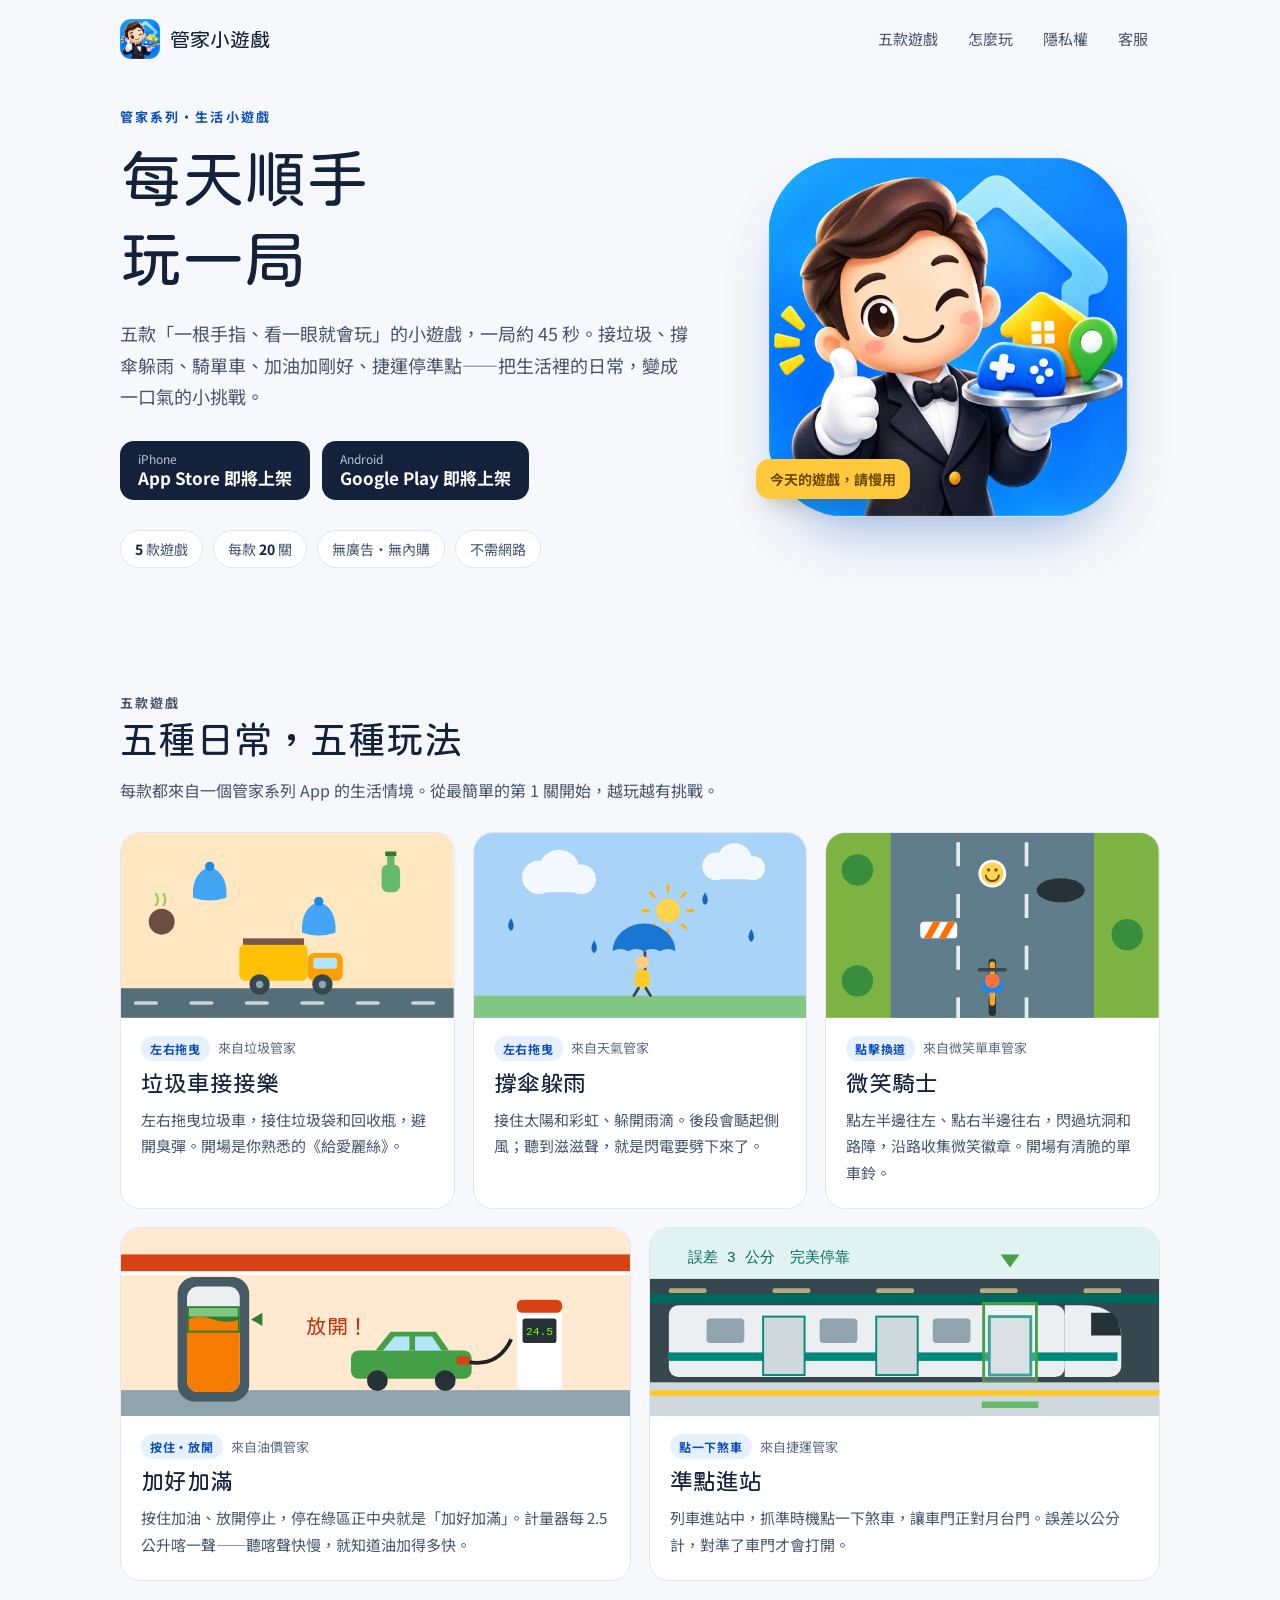
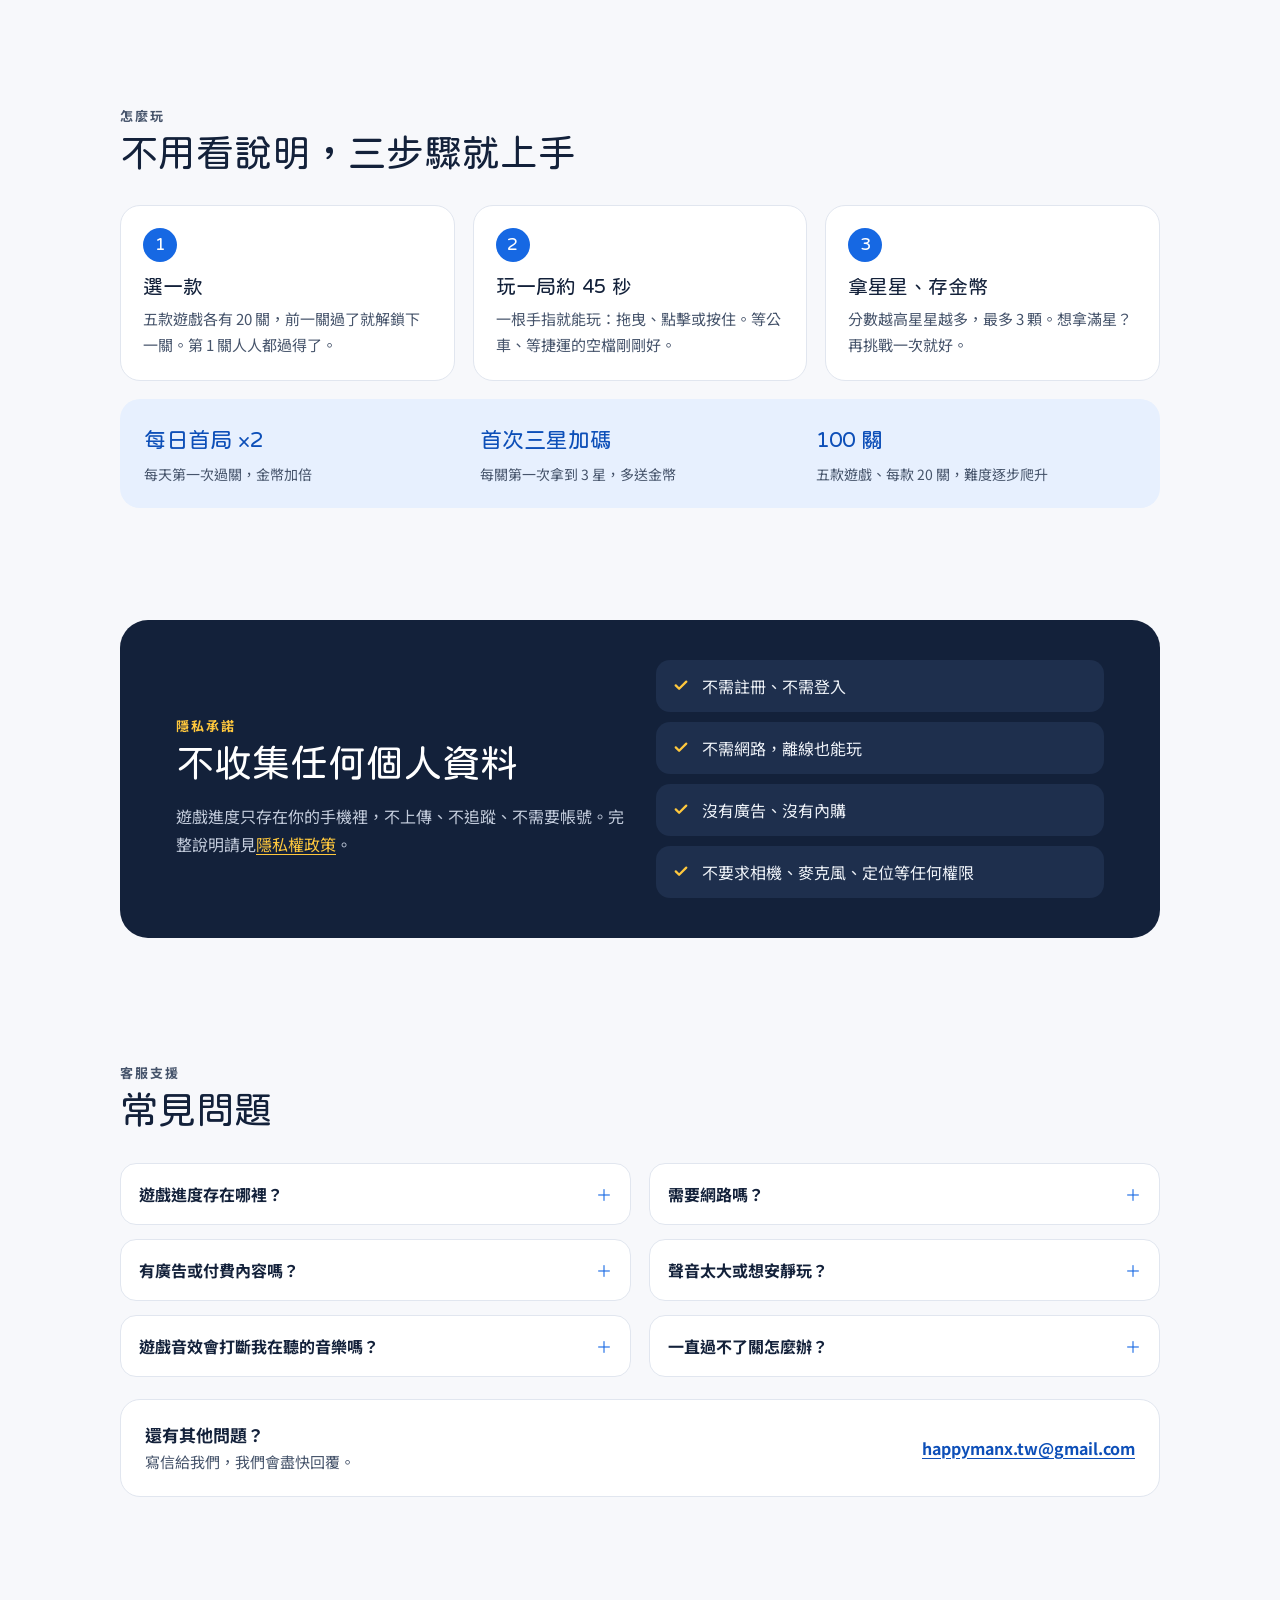
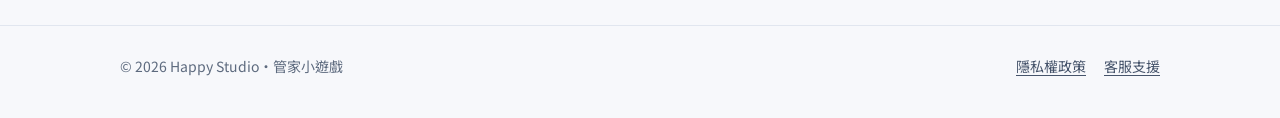
<file: index.html>
<!doctype html>
<html lang="zh-Hant">
<head>
<meta charset="utf-8">
<meta name="viewport" content="width=device-width, initial-scale=1">
<title>管家小遊戲</title>
<meta name="description" content="五款一根手指就能玩的生活小遊戲，一局約 45 秒。垃圾車接接樂、撐傘躲雨、微笑騎士、加好加滿、準點進站。無廣告、不需網路、不收集個人資料。">
<meta property="og:title" content="管家小遊戲">
<meta property="og:description" content="五款一根手指就能玩的生活小遊戲，一局約 45 秒。無廣告、不需網路、不收集個人資料。">
<meta property="og:type" content="website">
<meta property="og:image" content="assets/icon-512.png">
<link rel="icon" type="image/png" href="assets/favicon.png">
<link rel="apple-touch-icon" href="assets/apple-touch-icon.png">
<link rel="preconnect" href="https://fonts.googleapis.com">
<link rel="preconnect" href="https://fonts.gstatic.com" crossorigin>
<link rel="stylesheet" href="https://fonts.googleapis.com/css2?family=Huninn&family=Noto+Sans+TC:wght@400;500;700&display=swap">
<link rel="stylesheet" href="assets/style.css">
<style>
  /* ---- 首屏 ---- */
  .hero { padding-block: 28px 56px; }
  .hero .wrap {
    display: grid;
    grid-template-columns: minmax(0, 1.15fr) minmax(0, 0.85fr);
    gap: 40px;
    align-items: center;
  }
  .hero h1 { font-size: clamp(38px, 6.4vw, 62px); }
  .hero .lead { margin: 18px 0 0; max-width: 34em; font-size: 18px; color: var(--ink-soft); }
  .store-row { margin-top: 28px; display: flex; flex-wrap: wrap; gap: 12px; }
  .store {
    display: flex; flex-direction: column; justify-content: center;
    min-width: 168px; padding: 10px 18px;
    border-radius: 14px; background: var(--ink); color: #ffffff;
    line-height: 1.35;
  }
  .store small { font-size: 12px; color: #b9c3d6; }
  .store span { font-size: 17px; font-weight: 700; }
  .facts {
    margin: 30px 0 0; padding: 0; list-style: none;
    display: flex; flex-wrap: wrap; gap: 10px;
  }
  .facts li {
    padding: 6px 14px; border-radius: 999px;
    background: var(--surface); border: 1px solid var(--line);
    font-size: 14px; color: var(--ink-soft);
  }
  .facts strong { color: var(--ink); font-weight: 700; }
  .hero-art { position: relative; justify-self: center; width: min(100%, 360px); }
  .hero-art img {
    width: 100%; border-radius: 22%;
    box-shadow: 0 30px 60px -24px rgba(13, 79, 184, 0.45);
  }
  .hero-art .tray-note {
    position: absolute; left: -12px; bottom: 18px;
    padding: 8px 14px; border-radius: 14px;
    background: var(--yellow); color: var(--yellow-ink);
    font-weight: 700; font-size: 14px;
    box-shadow: 0 10px 24px -12px rgba(107, 74, 0, 0.5);
  }

  /* ---- 區塊共用 ---- */
  section { padding-block: 56px; }
  .section-head { max-width: 40em; margin-bottom: 28px; }
  .section-head h2 { font-size: clamp(28px, 4.2vw, 38px); }
  .section-head p { margin: 12px 0 0; color: var(--ink-soft); }

  /* ---- 五款遊戲 ---- */
  .games {
    display: grid;
    grid-template-columns: repeat(6, minmax(0, 1fr));
    gap: 18px;
  }
  .game {
    grid-column: span 2;
    background: var(--surface);
    border: 1px solid var(--line);
    border-radius: var(--radius);
    overflow: hidden;
    display: flex; flex-direction: column;
  }
  .game:nth-child(4), .game:nth-child(5) { grid-column: span 3; }
  .game svg { width: 100%; height: auto; display: block; }
  .game .body { padding: 18px 20px 22px; display: flex; flex-direction: column; gap: 8px; }
  .game .tagline { display: flex; align-items: center; gap: 8px; flex-wrap: wrap; }
  .game .from { font-size: 13px; color: var(--muted); }
  .game .how {
    font-size: 12px; font-weight: 700; letter-spacing: 0.06em;
    padding: 2px 9px; border-radius: 999px;
    background: var(--blue-tint); color: var(--blue-deep);
  }
  .game h3 { font-size: 23px; }
  .game p { margin: 0; color: var(--ink-soft); font-size: 15px; }

  /* ---- 怎麼玩 ---- */
  .steps {
    margin: 0; padding: 0; list-style: none; counter-reset: step;
    display: grid; grid-template-columns: repeat(3, minmax(0, 1fr)); gap: 18px;
  }
  .steps li {
    counter-increment: step;
    padding: 22px; border-radius: var(--radius);
    background: var(--surface); border: 1px solid var(--line);
  }
  .steps li::before {
    content: counter(step);
    display: inline-flex; align-items: center; justify-content: center;
    width: 34px; height: 34px; border-radius: 999px;
    background: var(--blue); color: #ffffff;
    font-family: var(--display); font-size: 18px;
    margin-bottom: 12px;
  }
  .steps h3 { font-size: 20px; }
  .steps p { margin: 6px 0 0; color: var(--ink-soft); font-size: 15px; }

  .rewards {
    margin-top: 18px; padding: 22px 24px; border-radius: var(--radius);
    background: var(--blue-tint);
    display: grid; grid-template-columns: repeat(3, minmax(0, 1fr)); gap: 16px;
  }
  .rewards div { display: flex; flex-direction: column; gap: 2px; }
  .rewards strong { font-family: var(--display); font-weight: 400; font-size: 22px; color: var(--blue-deep); }
  .rewards span { font-size: 14px; color: var(--ink-soft); }

  /* ---- 隱私承諾：整頁唯一的深色區塊 ---- */
  .promise {
    background: var(--ink); color: #eef2f8;
    border-radius: 28px;
    padding: 40px clamp(22px, 5vw, 56px);
    display: grid; grid-template-columns: minmax(0, 1fr) minmax(0, 1fr); gap: 32px;
    align-items: center;
  }
  .promise .eyebrow { color: var(--yellow); }
  .promise h2 { font-size: clamp(28px, 4.2vw, 38px); color: #ffffff; }
  .promise p { margin: 14px 0 0; color: #c2cbdb; }
  .promise a { color: var(--yellow); }
  .promise ul { margin: 0; padding: 0; list-style: none; display: grid; gap: 10px; }
  .promise li {
    display: flex; gap: 12px; align-items: flex-start;
    padding: 12px 16px; border-radius: 14px; background: #1e2f4d;
  }
  .promise li svg { flex-shrink: 0; margin-top: 4px; }

  /* ---- 客服 ---- */
  .faq { display: grid; grid-template-columns: repeat(2, minmax(0, 1fr)); gap: 14px 18px; align-items: start; }
  .faq details {
    background: var(--surface); border: 1px solid var(--line); border-radius: 16px;
    padding: 4px 18px;
  }
  .faq summary {
    cursor: pointer; padding: 12px 0; font-weight: 700; list-style: none;
    display: flex; justify-content: space-between; gap: 12px;
  }
  .faq summary::-webkit-details-marker { display: none; }
  .faq summary::after { content: "＋"; color: var(--blue); font-weight: 400; }
  .faq details[open] summary::after { content: "－"; }
  .faq details p { margin: 0 0 14px; color: var(--ink-soft); font-size: 15px; }
  .contact {
    margin-top: 22px; padding: 20px 24px; border-radius: var(--radius);
    background: var(--surface); border: 1px solid var(--line);
    display: flex; flex-wrap: wrap; gap: 8px 20px; align-items: center; justify-content: space-between;
  }
  .contact strong { font-size: 17px; }

  @media (max-width: 860px) {
    .hero .wrap { grid-template-columns: minmax(0, 1fr); }
    .hero-art { width: min(72%, 300px); order: -1; }
    .games { grid-template-columns: repeat(2, minmax(0, 1fr)); }
    .game, .game:nth-child(4), .game:nth-child(5) { grid-column: span 1; }
    .game:nth-child(5) { grid-column: span 2; }
    .promise { grid-template-columns: minmax(0, 1fr); }
  }
  @media (max-width: 620px) {
    .site-nav a:not(.keep) { display: none; }
    .games { grid-template-columns: minmax(0, 1fr); }
    .game, .game:nth-child(4), .game:nth-child(5) { grid-column: span 1; }
    .steps, .rewards, .faq { grid-template-columns: minmax(0, 1fr); }
    section { padding-block: 40px; }
  }
</style>
</head>
<body>

<header class="site-header">
  <div class="wrap">
    <a class="brand" href="./"><img src="assets/icon-512.png" alt="" width="40" height="40">管家小遊戲</a>
    <nav class="site-nav" aria-label="主要">
      <a href="#games">五款遊戲</a>
      <a href="#how">怎麼玩</a>
      <a href="privacy.html">隱私權</a>
      <a class="keep" href="#support">客服</a>
    </nav>
  </div>
</header>

<main>
<section class="hero">
  <div class="wrap">
    <div>
      <p class="eyebrow">管家系列・生活小遊戲</p>
      <h1>每天順手<br>玩一局</h1>
      <p class="lead">五款「一根手指、看一眼就會玩」的小遊戲，一局約 45 秒。接垃圾、撐傘躲雨、騎單車、加油加剛好、捷運停準點——把生活裡的日常，變成一口氣的小挑戰。</p>
      <div class="store-row">
        <div class="store"><small>iPhone</small><span>App Store 即將上架</span></div>
        <div class="store"><small>Android</small><span>Google Play 即將上架</span></div>
      </div>
      <ul class="facts">
        <li><strong>5</strong> 款遊戲</li>
        <li>每款 <strong>20</strong> 關</li>
        <li>無廣告・無內購</li>
        <li>不需網路</li>
      </ul>
    </div>
    <div class="hero-art">
      <img src="assets/icon-512.png" alt="管家小遊戲圖示：穿燕尾服的管家端著遊戲手把" width="512" height="512">
      <span class="tray-note">今天的遊戲，請慢用</span>
    </div>
  </div>
</section>

<section id="games">
  <div class="wrap">
    <div class="section-head">
      <p class="eyebrow">五款遊戲</p>
      <h2>五種日常，五種玩法</h2>
      <p>每款都來自一個管家系列 App 的生活情境。從最簡單的第 1 關開始，越玩越有挑戰。</p>
    </div>
    <div class="games">

      <article class="game">
        <svg viewBox="0 0 360 200" role="img" aria-label="垃圾車在路上接住從天而降的垃圾袋">
          <rect width="360" height="200" fill="#ffe7c2"/>
          <rect y="168" width="360" height="32" fill="#546e7a"/>
          <g fill="#ffffff" opacity="0.7"><rect x="14" y="182" width="26" height="4" rx="2"/><rect x="74" y="182" width="26" height="4" rx="2"/><rect x="134" y="182" width="26" height="4" rx="2"/><rect x="194" y="182" width="26" height="4" rx="2"/><rect x="254" y="182" width="26" height="4" rx="2"/><rect x="314" y="182" width="26" height="4" rx="2"/></g>
          <path d="M96 36q20 8 18 34q-18 6-36 0q-2-26 18-34z" fill="#42a5f5"/><circle cx="96" cy="36" r="5" fill="#1e88e5"/>
          <path d="M214 74q20 8 18 34q-18 6-36 0q-2-26 18-34z" fill="#42a5f5"/><circle cx="214" cy="74" r="5" fill="#1e88e5"/>
          <rect x="282" y="34" width="20" height="30" rx="7" fill="#66bb6a"/><rect x="288" y="24" width="8" height="12" fill="#66bb6a"/><rect x="286" y="20" width="12" height="5" fill="#2e7d32"/>
          <circle cx="44" cy="96" r="14" fill="#6d4c41"/><path d="M38 78q4-6 0-12M46 78q4-6 0-12" stroke="#9ccc65" stroke-width="2.5" fill="none" stroke-linecap="round"/>
          <rect x="128" y="120" width="74" height="40" rx="7" fill="#ffc107"/><rect x="132" y="114" width="66" height="7" fill="#795548"/>
          <rect x="202" y="130" width="38" height="30" rx="7" fill="#ffa000"/><rect x="208" y="135" width="26" height="12" rx="3" fill="#b3e5fc"/>
          <circle cx="150" cy="164" r="11" fill="#37474f"/><circle cx="150" cy="164" r="4" fill="#90a4ae"/>
          <circle cx="218" cy="164" r="11" fill="#37474f"/><circle cx="218" cy="164" r="4" fill="#90a4ae"/>
        </svg>
        <div class="body">
          <div class="tagline"><span class="how">左右拖曳</span><span class="from">來自垃圾管家</span></div>
          <h3>垃圾車接接樂</h3>
          <p>左右拖曳垃圾車，接住垃圾袋和回收瓶，避開臭彈。開場是你熟悉的《給愛麗絲》。</p>
        </div>
      </article>

      <article class="game">
        <svg viewBox="0 0 360 200" role="img" aria-label="撐傘的小人在雨中接住太陽">
          <rect width="360" height="200" fill="#a9d4f8"/>
          <g fill="#ffffff" opacity="0.85"><circle cx="70" cy="48" r="18"/><circle cx="92" cy="40" r="22"/><circle cx="116" cy="50" r="16"/><rect x="58" y="48" width="70" height="16" rx="8"/></g>
          <g fill="#ffffff" opacity="0.85"><circle cx="262" cy="36" r="15"/><circle cx="282" cy="30" r="19"/><circle cx="302" cy="38" r="13"/><rect x="252" y="36" width="60" height="14" rx="7"/></g>
          <rect y="176" width="360" height="24" fill="#81c784"/>
          <g fill="#1565c0"><path d="M40 92q-6 10 0 14q6-4 0-14z"/><path d="M300 104q-6 10 0 14q6-4 0-14z"/><path d="M250 64q-6 10 0 14q6-4 0-14z"/><path d="M130 116q-6 10 0 14q6-4 0-14z"/></g>
          <circle cx="210" cy="84" r="13" fill="#ffd54f"/>
          <g stroke="#ffb300" stroke-width="3" stroke-linecap="round"><path d="M210 63v-6M210 111v-6M189 84h-6M237 84h-6M195 69l-4-4M229 103l-4-4M225 69l4-4M195 99l-4 4"/></g>
          <path d="M150 128a34 30 0 0 1 68 0q-8-5-17 0q-8-5-17 0q-8-5-17 0q-9-5-17 0z" fill="#1976d2"/>
          <path d="M185 128v26" stroke="#5d4037" stroke-width="3"/>
          <circle cx="182" cy="140" r="7" fill="#ffcc80"/>
          <rect x="174" y="148" width="16" height="20" rx="6" fill="#ffca28"/>
          <path d="M178 168l-5 8M186 168l5 8" stroke="#37474f" stroke-width="3" stroke-linecap="round"/>
        </svg>
        <div class="body">
          <div class="tagline"><span class="how">左右拖曳</span><span class="from">來自天氣管家</span></div>
          <h3>撐傘躲雨</h3>
          <p>接住太陽和彩虹、躲開雨滴。後段會颳起側風；聽到滋滋聲，就是閃電要劈下來了。</p>
        </div>
      </article>

      <article class="game">
        <svg viewBox="0 0 360 200" role="img" aria-label="單車在三線道上閃避坑洞、收集微笑徽章">
          <rect width="360" height="200" fill="#7cb342"/>
          <rect x="70" width="220" height="200" fill="#607d8b"/>
          <g fill="#ffffff" opacity="0.85"><rect x="141" y="10" width="4" height="26"/><rect x="141" y="66" width="4" height="26"/><rect x="141" y="122" width="4" height="26"/><rect x="141" y="178" width="4" height="22"/><rect x="215" y="10" width="4" height="26"/><rect x="215" y="66" width="4" height="26"/><rect x="215" y="122" width="4" height="26"/><rect x="215" y="178" width="4" height="22"/></g>
          <g fill="#388e3c"><circle cx="34" cy="40" r="17"/><circle cx="326" cy="110" r="17"/><circle cx="34" cy="160" r="17"/></g>
          <ellipse cx="254" cy="62" rx="26" ry="13" fill="#263238"/>
          <circle cx="180" cy="44" r="15" fill="#ffffff"/><circle cx="180" cy="44" r="12" fill="#ffd54f"/>
          <path d="M173 46a7 6 0 0 0 14 0" stroke="#6d4c00" stroke-width="2.2" fill="none" stroke-linecap="round"/><circle cx="176" cy="40" r="1.8" fill="#6d4c00"/><circle cx="184" cy="40" r="1.8" fill="#6d4c00"/>
          <rect x="102" y="96" width="40" height="18" rx="4" fill="#ffffff"/><g fill="#ff6f00"><path d="M106 114l10-18h8l-10 18z"/><path d="M122 114l10-18h8l-10 18z"/></g>
          <rect x="176" y="136" width="8" height="22" rx="4" fill="#263238"/><rect x="176" y="176" width="8" height="22" rx="4" fill="#263238"/>
          <path d="M180 142v42" stroke="#f9a825" stroke-width="6" stroke-linecap="round"/>
          <path d="M166 148h28" stroke="#37474f" stroke-width="4" stroke-linecap="round"/>
          <rect x="168" y="158" width="24" height="15" rx="7" fill="#1e88e5"/>
          <circle cx="180" cy="160" r="8" fill="#ff7043"/>
        </svg>
        <div class="body">
          <div class="tagline"><span class="how">點擊換道</span><span class="from">來自微笑單車管家</span></div>
          <h3>微笑騎士</h3>
          <p>點左半邊往左、點右半邊往右，閃過坑洞和路障，沿路收集微笑徽章。開場有清脆的單車鈴。</p>
        </div>
      </article>

      <article class="game">
        <svg viewBox="0 0 540 200" role="img" aria-label="油量表正在加油，指針接近綠色區間">
          <rect width="540" height="200" fill="#ffe9d1"/>
          <rect y="28" width="540" height="18" fill="#d84315"/><rect y="46" width="540" height="4" fill="#ffffff"/>
          <rect x="420" y="76" width="48" height="96" rx="6" fill="#ffffff"/><rect x="420" y="76" width="48" height="14" rx="6" fill="#d84315"/>
          <rect x="426" y="96" width="36" height="26" rx="3" fill="#263238"/>
          <text x="444" y="114" text-anchor="middle" font-size="12" font-family="ui-monospace, monospace" fill="#76ff03">24.5</text>
          <rect y="172" width="540" height="28" fill="#90a4ae"/>
          <g transform="translate(372 172) scale(-1 1)">
            <rect x="0" y="-42" width="128" height="30" rx="8" fill="#43a047"/>
            <path d="M24 -42l14-20h48l16 20z" fill="#43a047"/>
            <path d="M32 -42l10-15h18v15zM66 -42v-15h16l12 15z" fill="#b3e5fc"/>
            <circle cx="28" cy="-10" r="11" fill="#263238"/><circle cx="100" cy="-10" r="11" fill="#263238"/>
          </g>
          <path d="M414 118q-14 30-46 24" stroke="#212121" stroke-width="4" fill="none"/><rect x="356" y="136" width="14" height="9" rx="3" fill="#d84315"/>
          <g transform="translate(70 62)">
            <rect x="-10" y="-10" width="76" height="132" rx="18" fill="#455a64"/>
            <rect x="0" y="0" width="56" height="112" rx="12" fill="#eceff1"/>
            <rect x="0" y="22" width="56" height="26" fill="#81c784"/><rect x="0" y="32" width="56" height="6" fill="#2e7d32"/>
            <path d="M0 35q14-5 28 0t28 0V100a12 12 0 0 1-12 12H12A12 12 0 0 1 0 100z" fill="#f57c00"/>
            <rect x="1" y="22" width="54" height="26" fill="none" stroke="#2e7d32" stroke-width="2"/>
            <path d="M68 35l12-7v14z" fill="#2e7d32"/>
          </g>
          <text x="196" y="112" font-size="22" font-family="Huninn, 'Noto Sans TC', sans-serif" fill="#bf360c">放開！</text>
        </svg>
        <div class="body">
          <div class="tagline"><span class="how">按住・放開</span><span class="from">來自油價管家</span></div>
          <h3>加好加滿</h3>
          <p>按住加油、放開停止，停在綠區正中央就是「加好加滿」。計量器每 2.5 公升喀一聲——聽喀聲快慢，就知道油加得多快。</p>
        </div>
      </article>

      <article class="game">
        <svg viewBox="0 0 540 200" role="img" aria-label="捷運列車停靠，車門對準月台門">
          <rect width="540" height="200" fill="#e0f2f1"/>
          <rect y="54" width="540" height="110" fill="#37474f"/>
          <g fill="#fff59d" opacity="0.6"><rect x="20" y="64" width="40" height="5" rx="2"/><rect x="130" y="64" width="40" height="5" rx="2"/><rect x="240" y="64" width="40" height="5" rx="2"/><rect x="350" y="64" width="40" height="5" rx="2"/><rect x="460" y="64" width="40" height="5" rx="2"/></g>
          <rect x="20" y="82" width="420" height="76" rx="10" fill="#eceff1"/>
          <path d="M440 82h20q36 0 40 30v34a12 12 0 0 1-12 12h-48z" fill="#eceff1"/>
          <path d="M468 90h22q8 6 10 24h-32z" fill="#263238"/>
          <rect x="20" y="132" width="476" height="9" fill="#00897b"/>
          <g fill="#90a4ae"><rect x="60" y="96" width="40" height="26" rx="4"/><rect x="180" y="96" width="40" height="26" rx="4"/><rect x="300" y="96" width="40" height="26" rx="4"/></g>
          <g fill="#cfd8dc" stroke="#00897b" stroke-width="2"><rect x="120" y="94" width="44" height="62"/><rect x="240" y="94" width="44" height="62"/><rect x="360" y="94" width="44" height="62" stroke-width="3"/></g>
          <rect x="0" y="70" width="540" height="10" fill="#00695c"/>
          <g fill="#ffffff" fill-opacity="0.22" stroke="#43a047" stroke-width="3"><rect x="354" y="80" width="56" height="84"/></g>
          <path d="M382 42l-10-14h20z" fill="#43a047"/>
          <rect y="164" width="540" height="36" fill="#cfd8dc"/>
          <rect y="172" width="540" height="6" fill="#ffca28"/>
          <rect x="352" y="184" width="60" height="7" fill="#66bb6a"/>
          <text x="40" y="36" font-size="16" font-family="ui-monospace, monospace" fill="#00695c">誤差 3 公分　完美停靠</text>
        </svg>
        <div class="body">
          <div class="tagline"><span class="how">點一下煞車</span><span class="from">來自捷運管家</span></div>
          <h3>準點進站</h3>
          <p>列車進站中，抓準時機點一下煞車，讓車門正對月台門。誤差以公分計，對準了車門才會打開。</p>
        </div>
      </article>

    </div>
  </div>
</section>

<section id="how">
  <div class="wrap">
    <div class="section-head">
      <p class="eyebrow">怎麼玩</p>
      <h2>不用看說明，三步驟就上手</h2>
    </div>
    <ol class="steps">
      <li><h3>選一款</h3><p>五款遊戲各有 20 關，前一關過了就解鎖下一關。第 1 關人人都過得了。</p></li>
      <li><h3>玩一局約 45 秒</h3><p>一根手指就能玩：拖曳、點擊或按住。等公車、等捷運的空檔剛剛好。</p></li>
      <li><h3>拿星星、存金幣</h3><p>分數越高星星越多，最多 3 顆。想拿滿星？再挑戰一次就好。</p></li>
    </ol>
    <div class="rewards">
      <div><strong>每日首局 ×2</strong><span>每天第一次過關，金幣加倍</span></div>
      <div><strong>首次三星加碼</strong><span>每關第一次拿到 3 星，多送金幣</span></div>
      <div><strong>100 關</strong><span>五款遊戲、每款 20 關，難度逐步爬升</span></div>
    </div>
  </div>
</section>

<section id="privacy">
  <div class="wrap">
    <div class="promise">
      <div>
        <p class="eyebrow">隱私承諾</p>
        <h2>不收集任何個人資料</h2>
        <p>遊戲進度只存在你的手機裡，不上傳、不追蹤、不需要帳號。完整說明請見<a href="privacy.html">隱私權政策</a>。</p>
      </div>
      <ul>
        <li><svg width="18" height="18" viewBox="0 0 24 24" fill="none" stroke="#ffc83d" stroke-width="3" stroke-linecap="round" stroke-linejoin="round" aria-hidden="true"><path d="M5 12.5l4.5 4.5L19 7.5"/></svg><span>不需註冊、不需登入</span></li>
        <li><svg width="18" height="18" viewBox="0 0 24 24" fill="none" stroke="#ffc83d" stroke-width="3" stroke-linecap="round" stroke-linejoin="round" aria-hidden="true"><path d="M5 12.5l4.5 4.5L19 7.5"/></svg><span>不需網路，離線也能玩</span></li>
        <li><svg width="18" height="18" viewBox="0 0 24 24" fill="none" stroke="#ffc83d" stroke-width="3" stroke-linecap="round" stroke-linejoin="round" aria-hidden="true"><path d="M5 12.5l4.5 4.5L19 7.5"/></svg><span>沒有廣告、沒有內購</span></li>
        <li><svg width="18" height="18" viewBox="0 0 24 24" fill="none" stroke="#ffc83d" stroke-width="3" stroke-linecap="round" stroke-linejoin="round" aria-hidden="true"><path d="M5 12.5l4.5 4.5L19 7.5"/></svg><span>不要求相機、麥克風、定位等任何權限</span></li>
      </ul>
    </div>
  </div>
</section>

<section id="support">
  <div class="wrap">
    <div class="section-head">
      <p class="eyebrow">客服支援</p>
      <h2>常見問題</h2>
    </div>
    <div class="faq">
      <details>
        <summary>遊戲進度存在哪裡？</summary>
        <p>星星、金幣和設定都存在你的手機本機。解除安裝 App 或清除 App 資料後，進度會一併刪除且無法復原。</p>
      </details>
      <details>
        <summary>需要網路嗎？</summary>
        <p>不需要。所有遊戲都能離線遊玩，App 不會連線到任何伺服器。</p>
      </details>
      <details>
        <summary>有廣告或付費內容嗎？</summary>
        <p>沒有。管家小遊戲沒有廣告，也沒有任何內購或訂閱。</p>
      </details>
      <details>
        <summary>聲音太大或想安靜玩？</summary>
        <p>遊玩畫面右上角有靜音按鈕，設定會被記住。在 iPhone 上，切到靜音模式時遊戲也會跟著靜音。</p>
      </details>
      <details>
        <summary>遊戲音效會打斷我在聽的音樂嗎？</summary>
        <p>不會。遊戲音效會和你正在播放的音樂、Podcast 一起播放，不會讓它們暫停。</p>
      </details>
      <details>
        <summary>一直過不了關怎麼辦？</summary>
        <p>拿到 1 顆星就算過關。每款遊戲的前幾關都比較簡單，可以先回去拿滿星熟悉手感，再挑戰後面的關卡。</p>
      </details>
    </div>
    <div class="contact">
      <div>
        <strong>還有其他問題？</strong>
        <div style="color: var(--ink-soft); font-size: 15px;">寫信給我們，我們會盡快回覆。</div>
      </div>
      <a href="mailto:happymanx.tw@gmail.com" style="font-weight: 700;">happymanx.tw@gmail.com</a>
    </div>
  </div>
</section>
</main>

<footer class="site-footer">
  <div class="wrap">
    <span>© 2026 Happy Studio・管家小遊戲</span>
    <nav aria-label="頁尾">
      <a href="privacy.html">隱私權政策</a>
      <a href="#support">客服支援</a>
    </nav>
  </div>
</footer>

</body>
</html>
</file>
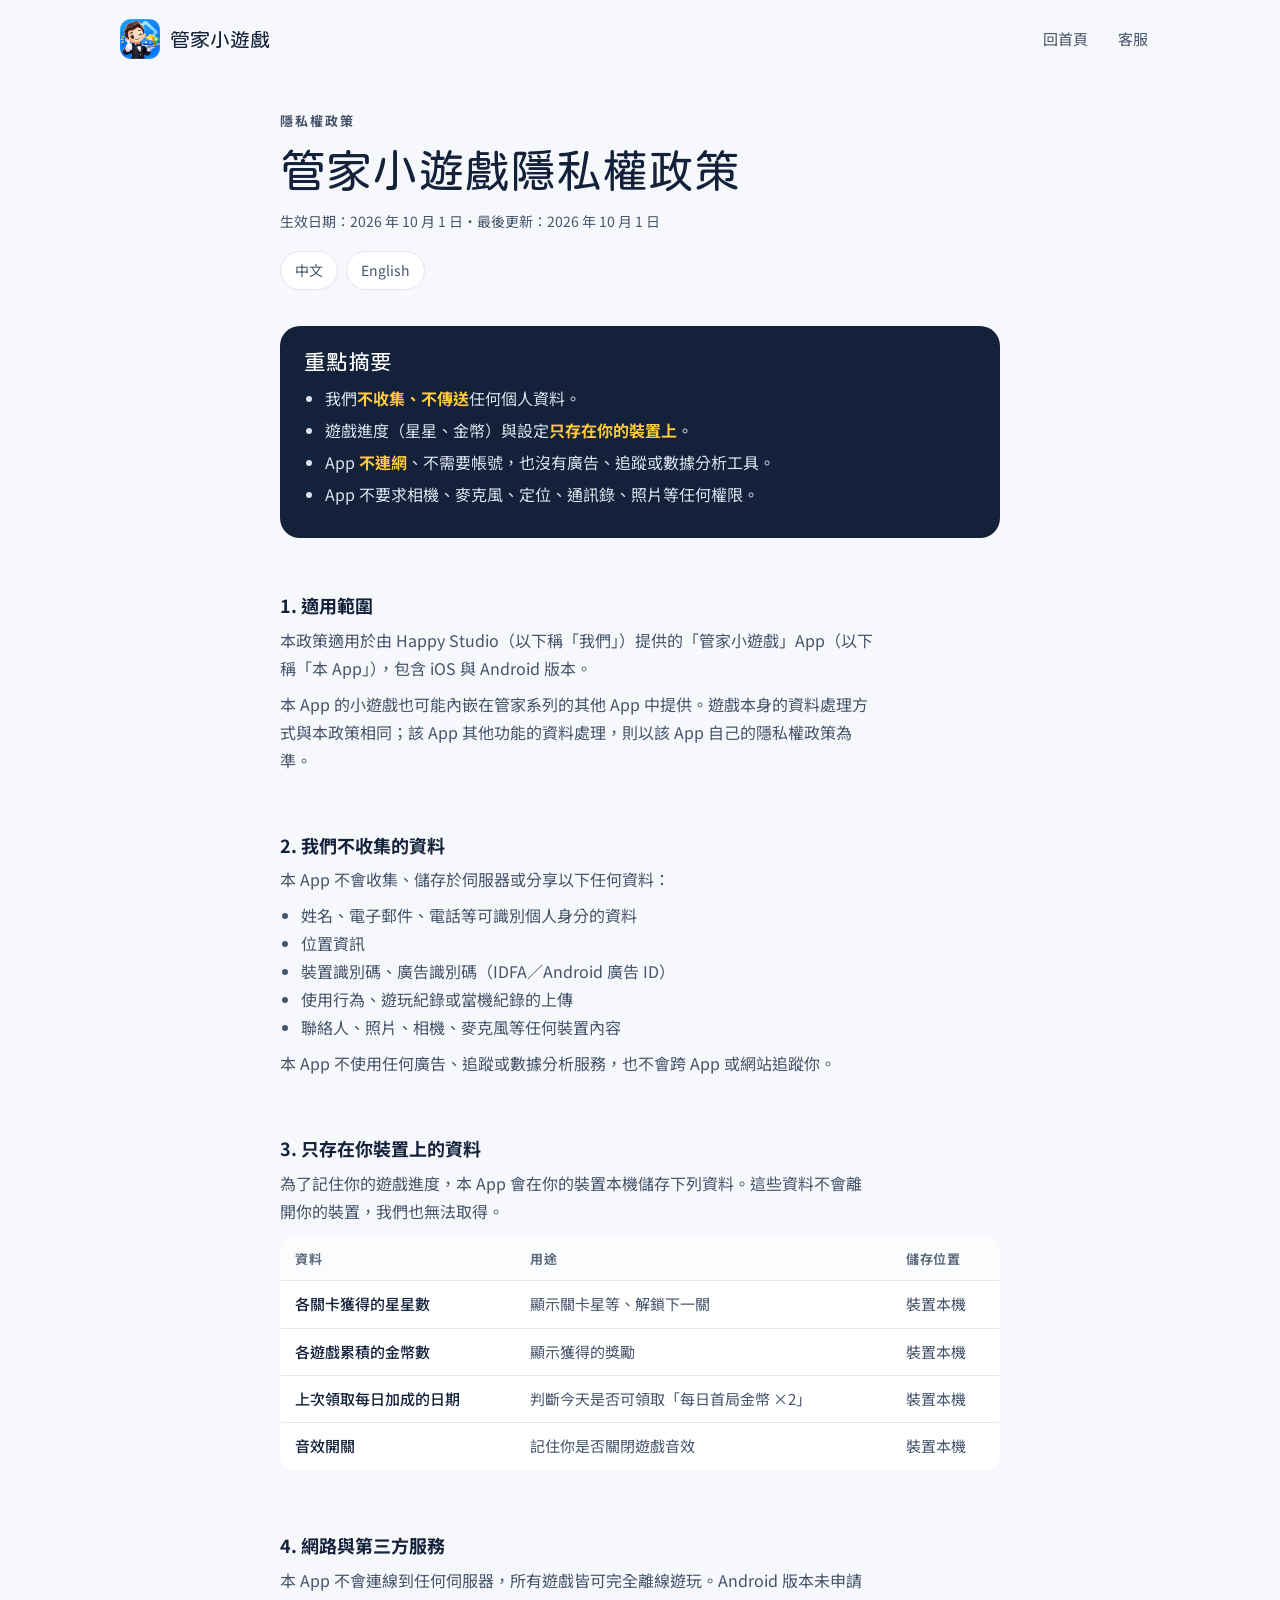
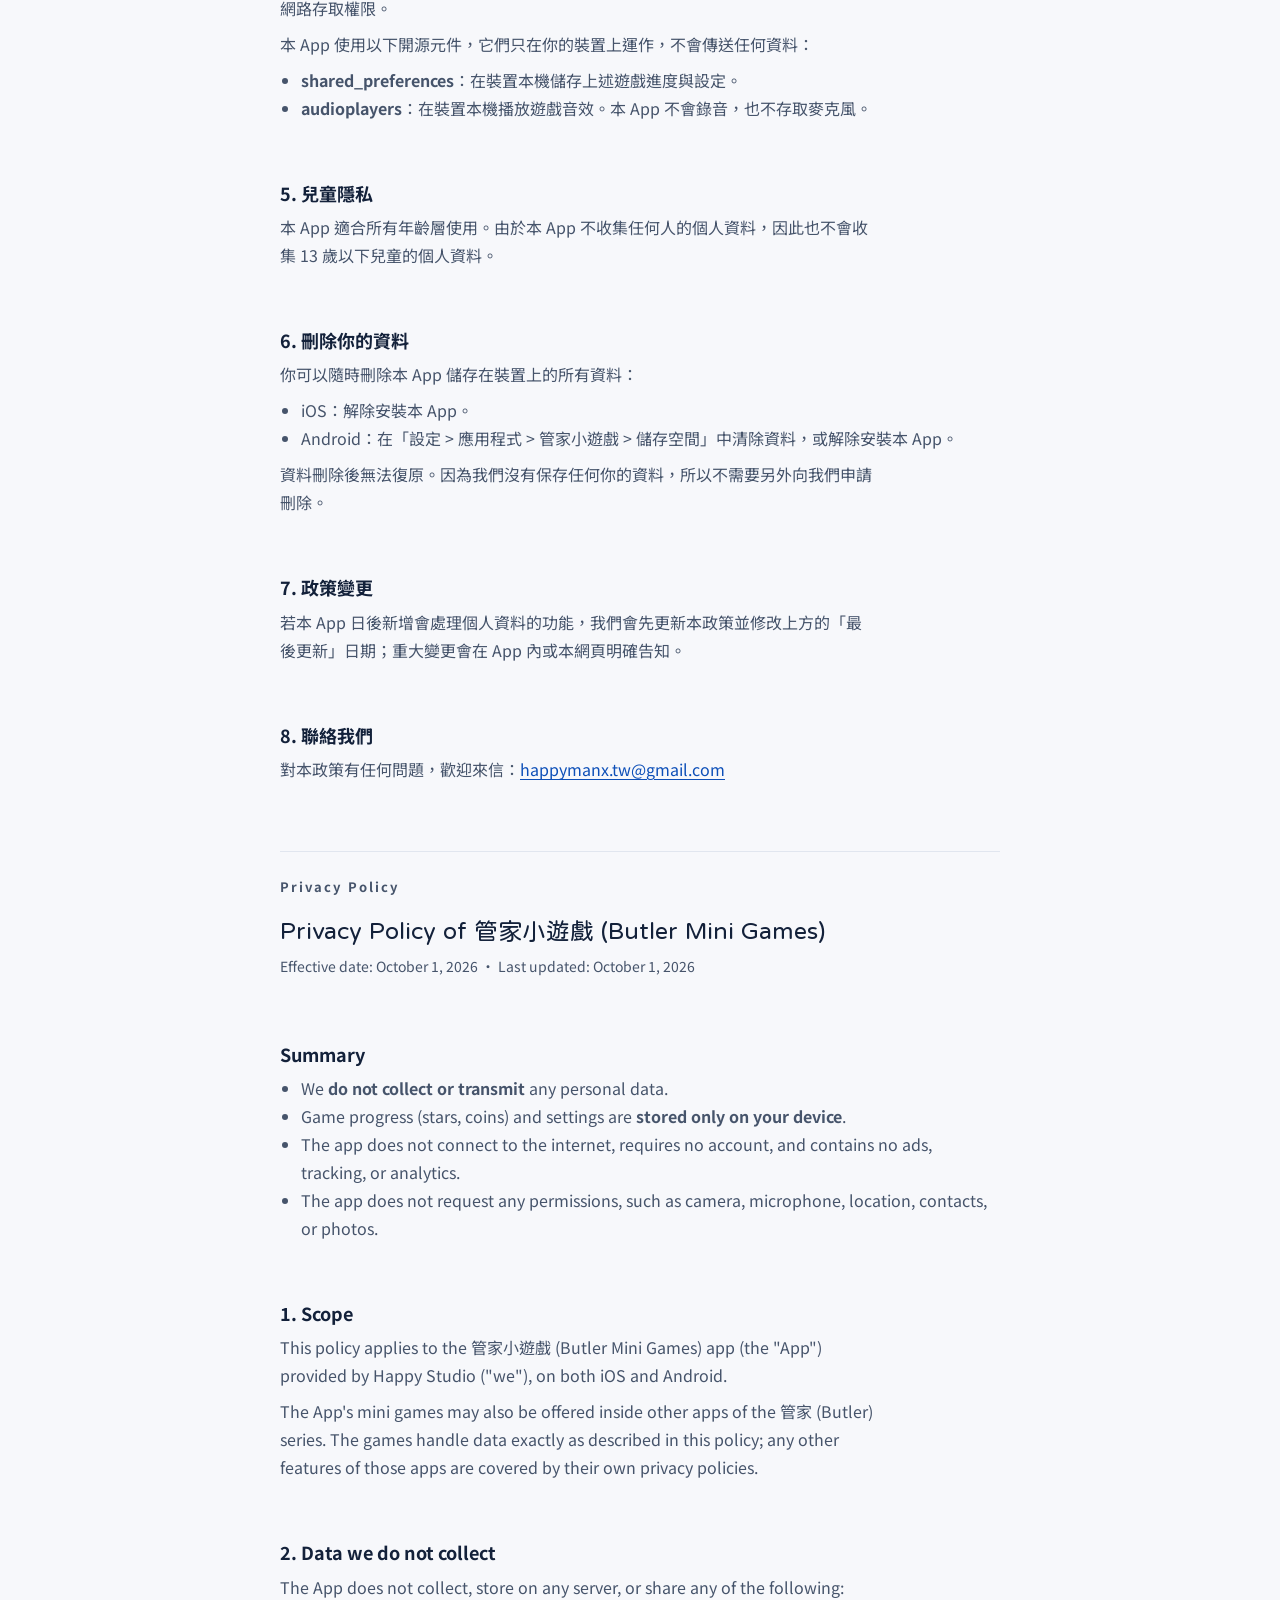
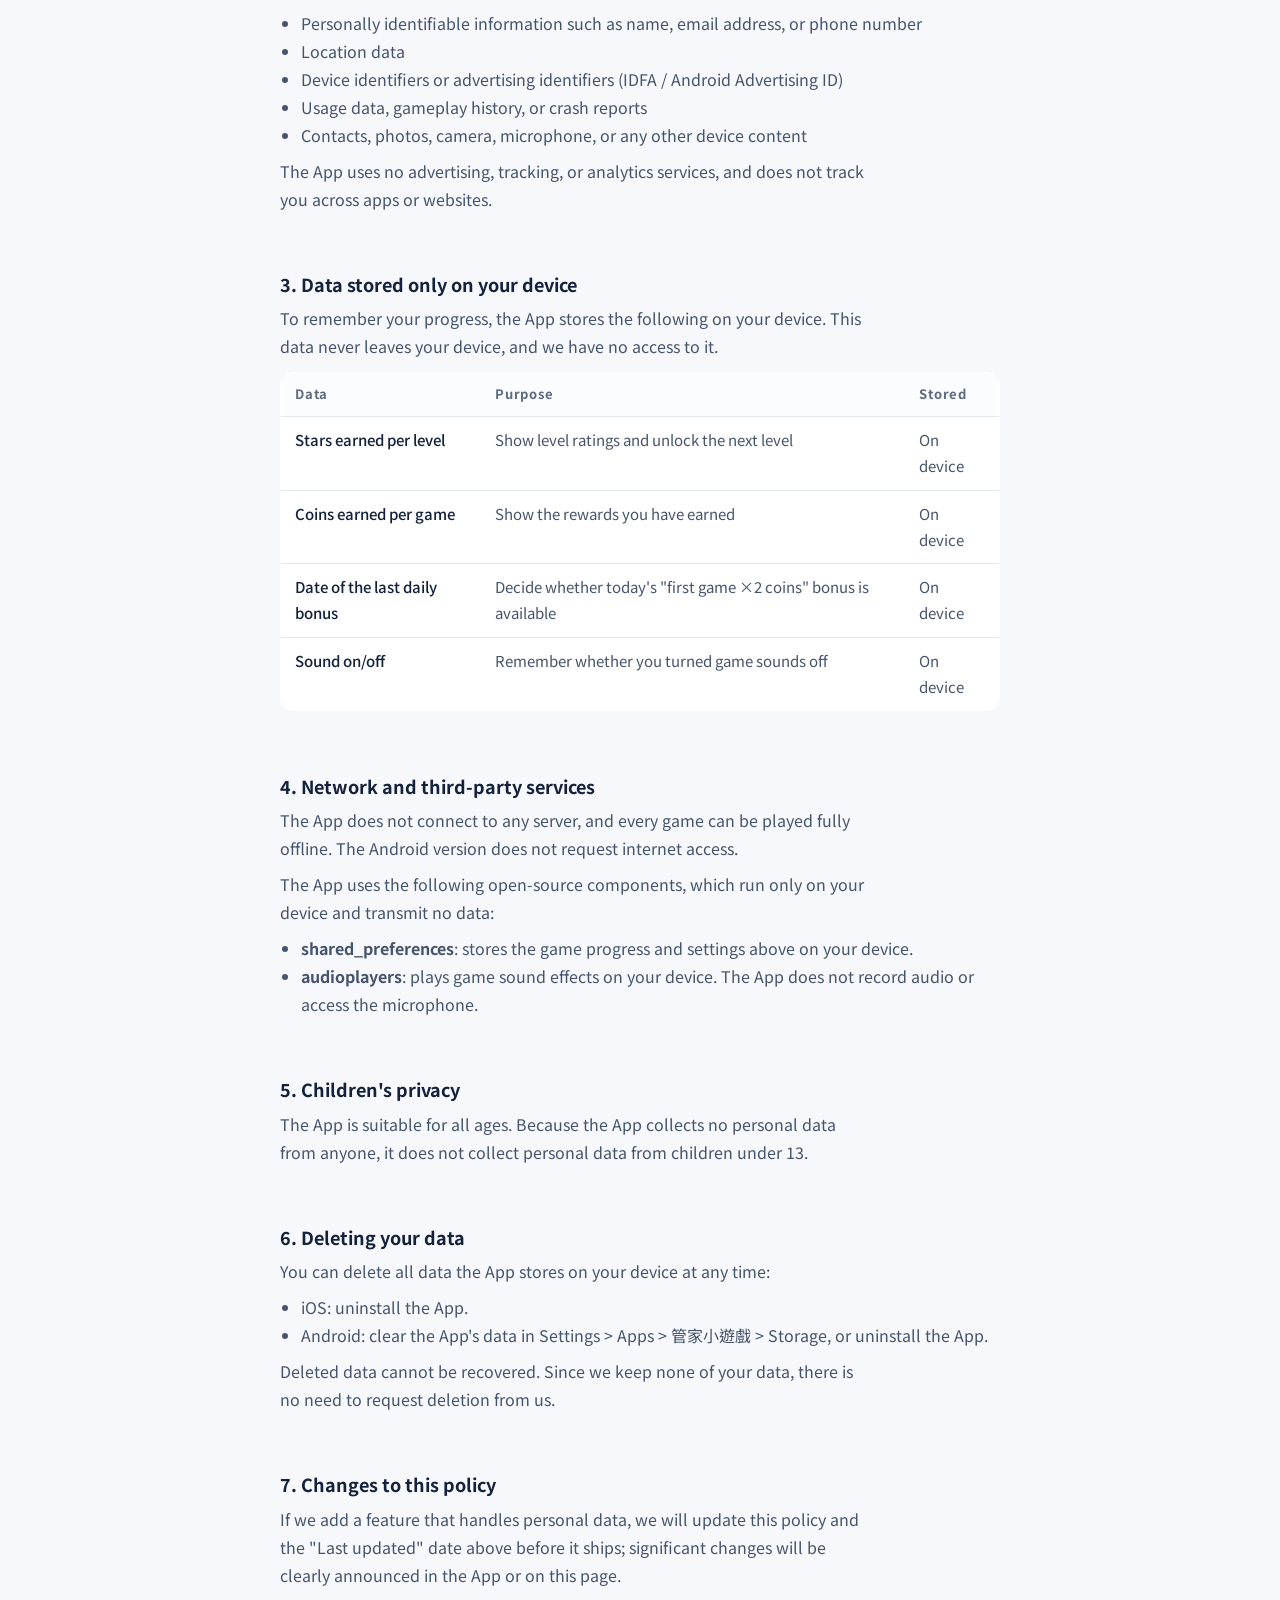
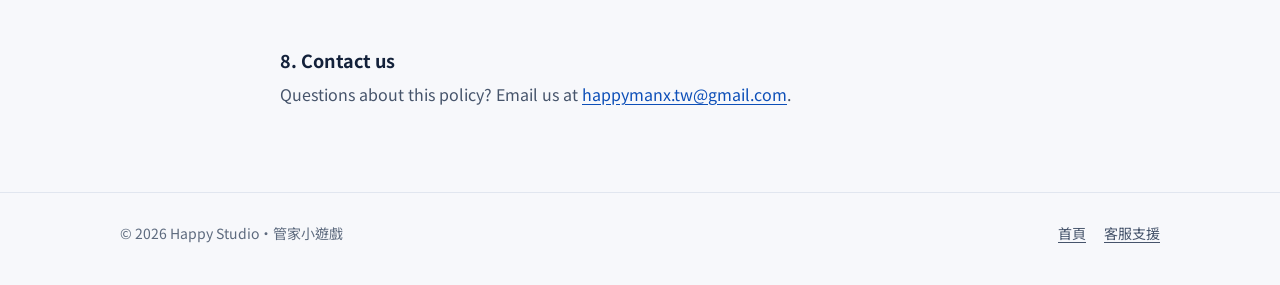
<file: privacy.html>
<!doctype html>
<html lang="zh-Hant">
<head>
<meta charset="utf-8">
<meta name="viewport" content="width=device-width, initial-scale=1">
<title>隱私權政策｜管家小遊戲</title>
<meta name="description" content="管家小遊戲隱私權政策：不收集、不傳送任何個人資料，遊戲進度只存在你的裝置上。Privacy Policy of 管家小遊戲 (Butler Mini Games).">
<link rel="icon" type="image/png" href="assets/favicon.png">
<link rel="apple-touch-icon" href="assets/apple-touch-icon.png">
<link rel="preconnect" href="https://fonts.googleapis.com">
<link rel="preconnect" href="https://fonts.gstatic.com" crossorigin>
<link rel="stylesheet" href="https://fonts.googleapis.com/css2?family=Huninn&family=Noto+Sans+TC:wght@400;500;700&display=swap">
<link rel="stylesheet" href="assets/style.css">
<style>
  .doc { max-width: 760px; margin: 0 auto; padding-inline: 20px; }
  .doc-head { padding-block: 24px 8px; }
  .doc-head h1 { font-size: clamp(32px, 5.4vw, 46px); }
  .meta { margin: 12px 0 0; color: var(--muted); font-size: 14px; }
  .lang { margin-top: 18px; display: flex; gap: 8px; }
  .lang a {
    padding: 6px 14px; border-radius: 999px; text-decoration: none;
    border: 1px solid var(--line); background: var(--surface); color: var(--ink-soft); font-size: 14px;
  }
  .lang a:hover { border-color: var(--blue); color: var(--blue-deep); }

  .summary {
    margin: 28px 0 8px; padding: 22px 24px; border-radius: var(--radius);
    background: var(--ink); color: #eef2f8;
  }
  .summary h2 { font-size: 22px; color: #ffffff; }
  .summary ul { margin: 12px 0 0; padding-left: 1.2em; }
  .doc .summary li { margin: 4px 0; color: #dbe2ee; }
  .summary strong { color: var(--yellow); font-weight: 700; }

  .doc section { padding-block: 22px 4px; }
  .doc h2.part { font-size: 24px; padding-top: 8px; }
  .doc h3 { font-family: var(--body); font-weight: 700; font-size: 18px; margin: 26px 0 6px; }
  .doc p, .doc li { color: var(--ink-soft); }
  .doc p { margin: 8px 0; max-width: 66ch; }
  .doc ul { padding-left: 1.3em; margin: 8px 0; }

  .table-scroll { overflow-x: auto; margin: 12px 0; }
  table {
    border-collapse: collapse; width: 100%; min-width: 520px;
    background: var(--surface); border: 1px solid var(--line); border-radius: 14px; overflow: hidden;
    font-size: 15px;
  }
  th, td { text-align: left; padding: 10px 14px; border-bottom: 1px solid var(--line); vertical-align: top; }
  th { font-size: 13px; letter-spacing: 0.06em; color: var(--muted); background: #fbfcfe; }
  tr:last-child td { border-bottom: none; }
  td { color: var(--ink-soft); }
  td:first-child { color: var(--ink); font-weight: 500; }

  .divider { margin: 56px 0 8px; border: none; border-top: 1px solid var(--line); }
</style>
</head>
<body>

<header class="site-header">
  <div class="wrap">
    <a class="brand" href="./"><img src="assets/icon-512.png" alt="" width="40" height="40">管家小遊戲</a>
    <nav class="site-nav" aria-label="主要">
      <a class="keep" href="./">回首頁</a>
      <a class="keep" href="./#support">客服</a>
    </nav>
  </div>
</header>

<main class="doc">

<div class="doc-head">
  <p class="eyebrow">隱私權政策</p>
  <h1>管家小遊戲隱私權政策</h1>
  <p class="meta">生效日期：2026 年 10 月 1 日・最後更新：2026 年 10 月 1 日</p>
  <div class="lang"><a href="#zh" lang="zh-Hant">中文</a><a href="#en" lang="en">English</a></div>
</div>

<div class="summary">
  <h2>重點摘要</h2>
  <ul>
    <li>我們<strong>不收集、不傳送</strong>任何個人資料。</li>
    <li>遊戲進度（星星、金幣）與設定<strong>只存在你的裝置上</strong>。</li>
    <li>App <strong>不連網</strong>、不需要帳號，也沒有廣告、追蹤或數據分析工具。</li>
    <li>App 不要求相機、麥克風、定位、通訊錄、照片等任何權限。</li>
  </ul>
</div>

<article id="zh">

<section>
  <h3>1. 適用範圍</h3>
  <p>本政策適用於由 Happy Studio（以下稱「我們」）提供的「管家小遊戲」App（以下稱「本 App」），包含 iOS 與 Android 版本。</p>
  <p>本 App 的小遊戲也可能內嵌在管家系列的其他 App 中提供。遊戲本身的資料處理方式與本政策相同；該 App 其他功能的資料處理，則以該 App 自己的隱私權政策為準。</p>
</section>

<section>
  <h3>2. 我們不收集的資料</h3>
  <p>本 App 不會收集、儲存於伺服器或分享以下任何資料：</p>
  <ul>
    <li>姓名、電子郵件、電話等可識別個人身分的資料</li>
    <li>位置資訊</li>
    <li>裝置識別碼、廣告識別碼（IDFA／Android 廣告 ID）</li>
    <li>使用行為、遊玩紀錄或當機紀錄的上傳</li>
    <li>聯絡人、照片、相機、麥克風等任何裝置內容</li>
  </ul>
  <p>本 App 不使用任何廣告、追蹤或數據分析服務，也不會跨 App 或網站追蹤你。</p>
</section>

<section>
  <h3>3. 只存在你裝置上的資料</h3>
  <p>為了記住你的遊戲進度，本 App 會在你的裝置本機儲存下列資料。這些資料不會離開你的裝置，我們也無法取得。</p>
  <div class="table-scroll">
    <table>
      <thead><tr><th>資料</th><th>用途</th><th>儲存位置</th></tr></thead>
      <tbody>
        <tr><td>各關卡獲得的星星數</td><td>顯示關卡星等、解鎖下一關</td><td>裝置本機</td></tr>
        <tr><td>各遊戲累積的金幣數</td><td>顯示獲得的獎勵</td><td>裝置本機</td></tr>
        <tr><td>上次領取每日加成的日期</td><td>判斷今天是否可領取「每日首局金幣 ×2」</td><td>裝置本機</td></tr>
        <tr><td>音效開關</td><td>記住你是否關閉遊戲音效</td><td>裝置本機</td></tr>
      </tbody>
    </table>
  </div>
</section>

<section>
  <h3>4. 網路與第三方服務</h3>
  <p>本 App 不會連線到任何伺服器，所有遊戲皆可完全離線遊玩。Android 版本未申請網路存取權限。</p>
  <p>本 App 使用以下開源元件，它們只在你的裝置上運作，不會傳送任何資料：</p>
  <ul>
    <li><strong>shared_preferences</strong>：在裝置本機儲存上述遊戲進度與設定。</li>
    <li><strong>audioplayers</strong>：在裝置本機播放遊戲音效。本 App 不會錄音，也不存取麥克風。</li>
  </ul>
</section>

<section>
  <h3>5. 兒童隱私</h3>
  <p>本 App 適合所有年齡層使用。由於本 App 不收集任何人的個人資料，因此也不會收集 13 歲以下兒童的個人資料。</p>
</section>

<section>
  <h3>6. 刪除你的資料</h3>
  <p>你可以隨時刪除本 App 儲存在裝置上的所有資料：</p>
  <ul>
    <li>iOS：解除安裝本 App。</li>
    <li>Android：在「設定 &gt; 應用程式 &gt; 管家小遊戲 &gt; 儲存空間」中清除資料，或解除安裝本 App。</li>
  </ul>
  <p>資料刪除後無法復原。因為我們沒有保存任何你的資料，所以不需要另外向我們申請刪除。</p>
</section>

<section>
  <h3>7. 政策變更</h3>
  <p>若本 App 日後新增會處理個人資料的功能，我們會先更新本政策並修改上方的「最後更新」日期；重大變更會在 App 內或本網頁明確告知。</p>
</section>

<section>
  <h3>8. 聯絡我們</h3>
  <p>對本政策有任何問題，歡迎來信：<a href="mailto:happymanx.tw@gmail.com">happymanx.tw@gmail.com</a></p>
</section>

</article>

<hr class="divider">

<article id="en" lang="en">

<div class="doc-head" style="padding-top: 8px">
  <p class="eyebrow">Privacy Policy</p>
  <h2 class="part">Privacy Policy of 管家小遊戲 (Butler Mini Games)</h2>
  <p class="meta">Effective date: October 1, 2026 · Last updated: October 1, 2026</p>
</div>

<section>
  <h3>Summary</h3>
  <ul>
    <li>We <strong>do not collect or transmit</strong> any personal data.</li>
    <li>Game progress (stars, coins) and settings are <strong>stored only on your device</strong>.</li>
    <li>The app does not connect to the internet, requires no account, and contains no ads, tracking, or analytics.</li>
    <li>The app does not request any permissions, such as camera, microphone, location, contacts, or photos.</li>
  </ul>
</section>

<section>
  <h3>1. Scope</h3>
  <p>This policy applies to the 管家小遊戲 (Butler Mini Games) app (the "App") provided by Happy Studio ("we"), on both iOS and Android.</p>
  <p>The App's mini games may also be offered inside other apps of the 管家 (Butler) series. The games handle data exactly as described in this policy; any other features of those apps are covered by their own privacy policies.</p>
</section>

<section>
  <h3>2. Data we do not collect</h3>
  <p>The App does not collect, store on any server, or share any of the following:</p>
  <ul>
    <li>Personally identifiable information such as name, email address, or phone number</li>
    <li>Location data</li>
    <li>Device identifiers or advertising identifiers (IDFA / Android Advertising ID)</li>
    <li>Usage data, gameplay history, or crash reports</li>
    <li>Contacts, photos, camera, microphone, or any other device content</li>
  </ul>
  <p>The App uses no advertising, tracking, or analytics services, and does not track you across apps or websites.</p>
</section>

<section>
  <h3>3. Data stored only on your device</h3>
  <p>To remember your progress, the App stores the following on your device. This data never leaves your device, and we have no access to it.</p>
  <div class="table-scroll">
    <table>
      <thead><tr><th>Data</th><th>Purpose</th><th>Stored</th></tr></thead>
      <tbody>
        <tr><td>Stars earned per level</td><td>Show level ratings and unlock the next level</td><td>On device</td></tr>
        <tr><td>Coins earned per game</td><td>Show the rewards you have earned</td><td>On device</td></tr>
        <tr><td>Date of the last daily bonus</td><td>Decide whether today's "first game ×2 coins" bonus is available</td><td>On device</td></tr>
        <tr><td>Sound on/off</td><td>Remember whether you turned game sounds off</td><td>On device</td></tr>
      </tbody>
    </table>
  </div>
</section>

<section>
  <h3>4. Network and third-party services</h3>
  <p>The App does not connect to any server, and every game can be played fully offline. The Android version does not request internet access.</p>
  <p>The App uses the following open-source components, which run only on your device and transmit no data:</p>
  <ul>
    <li><strong>shared_preferences</strong>: stores the game progress and settings above on your device.</li>
    <li><strong>audioplayers</strong>: plays game sound effects on your device. The App does not record audio or access the microphone.</li>
  </ul>
</section>

<section>
  <h3>5. Children's privacy</h3>
  <p>The App is suitable for all ages. Because the App collects no personal data from anyone, it does not collect personal data from children under 13.</p>
</section>

<section>
  <h3>6. Deleting your data</h3>
  <p>You can delete all data the App stores on your device at any time:</p>
  <ul>
    <li>iOS: uninstall the App.</li>
    <li>Android: clear the App's data in Settings &gt; Apps &gt; 管家小遊戲 &gt; Storage, or uninstall the App.</li>
  </ul>
  <p>Deleted data cannot be recovered. Since we keep none of your data, there is no need to request deletion from us.</p>
</section>

<section>
  <h3>7. Changes to this policy</h3>
  <p>If we add a feature that handles personal data, we will update this policy and the "Last updated" date above before it ships; significant changes will be clearly announced in the App or on this page.</p>
</section>

<section>
  <h3>8. Contact us</h3>
  <p>Questions about this policy? Email us at <a href="mailto:happymanx.tw@gmail.com">happymanx.tw@gmail.com</a>.</p>
</section>

</article>

</main>

<footer class="site-footer">
  <div class="wrap">
    <span>© 2026 Happy Studio・管家小遊戲</span>
    <nav aria-label="頁尾">
      <a href="./">首頁</a>
      <a href="./#support">客服支援</a>
    </nav>
  </div>
</footer>

</body>
</html>
</file>
<file: assets/style.css>
/* 管家小遊戲網站共用樣式。配色取自 App 圖示：管家西裝的深藍墨色、背景亮藍、閃光黃。 */
:root {
  --ink: #13213a;
  --ink-soft: #46546b;
  --muted: #5d6a7e;
  --ground: #f7f8fb;
  --surface: #ffffff;
  --line: #e1e6ef;
  --blue: #1668e3;
  --blue-deep: #0d4fb8;
  --blue-tint: #e7f0fe;
  --yellow: #ffc83d;
  --yellow-ink: #6b4a00;
  --radius: 20px;
  --display: "Huninn", "Noto Sans TC", "PingFang TC", system-ui, sans-serif;
  --body: "Noto Sans TC", "PingFang TC", "Microsoft JhengHei", system-ui, sans-serif;
}

* { box-sizing: border-box; }

html { scroll-behavior: smooth; }
@media (prefers-reduced-motion: reduce) { html { scroll-behavior: auto; } }

body {
  margin: 0;
  background: var(--ground);
  color: var(--ink);
  font-family: var(--body);
  font-size: 16px;
  line-height: 1.75;
  -webkit-text-size-adjust: 100%;
}

img { max-width: 100%; height: auto; display: block; }

a { color: var(--blue-deep); text-underline-offset: 3px; }
a:hover { color: var(--blue); }
a:focus-visible, button:focus-visible {
  outline: 3px solid var(--yellow);
  outline-offset: 3px;
  border-radius: 6px;
}

.wrap { max-width: 1080px; margin: 0 auto; padding-inline: 20px; }

h1, h2, h3 {
  font-family: var(--display);
  font-weight: 400;
  line-height: 1.3;
  text-wrap: balance;
  margin: 0;
}

.eyebrow {
  margin: 0 0 10px;
  font-size: 13px;
  font-weight: 700;
  letter-spacing: 0.16em;
  color: var(--blue-deep);
}

/* ---- 頁首 ---- */
.site-header { padding-block: 18px; }
.site-header .wrap { display: flex; align-items: center; justify-content: space-between; gap: 16px; }
.brand {
  display: flex; align-items: center; gap: 10px;
  color: var(--ink); text-decoration: none;
  font-family: var(--display); font-size: 20px;
}
.brand img { width: 40px; height: 40px; border-radius: 11px; }
.site-nav { display: flex; gap: 6px; flex-wrap: wrap; }
.site-nav a {
  padding: 8px 12px; border-radius: 999px;
  color: var(--ink-soft); text-decoration: none; font-size: 15px;
}
.site-nav a:hover { background: var(--blue-tint); color: var(--blue-deep); }

/* ---- 頁尾 ---- */
.site-footer {
  margin-top: 72px;
  padding-block: 28px 40px;
  border-top: 1px solid var(--line);
  color: var(--muted);
  font-size: 14px;
}
.site-footer .wrap { display: flex; flex-wrap: wrap; gap: 8px 24px; justify-content: space-between; }
.site-footer nav { display: flex; gap: 18px; flex-wrap: wrap; }
.site-footer a { color: var(--ink-soft); }

/* 送審前必須換掉的佔位文字：刻意醒目 */
.placeholder {
  background: #fff1c2;
  color: #7a4b00;
  padding: 1px 6px;
  border-radius: 6px;
  font-weight: 700;
}
</file>
